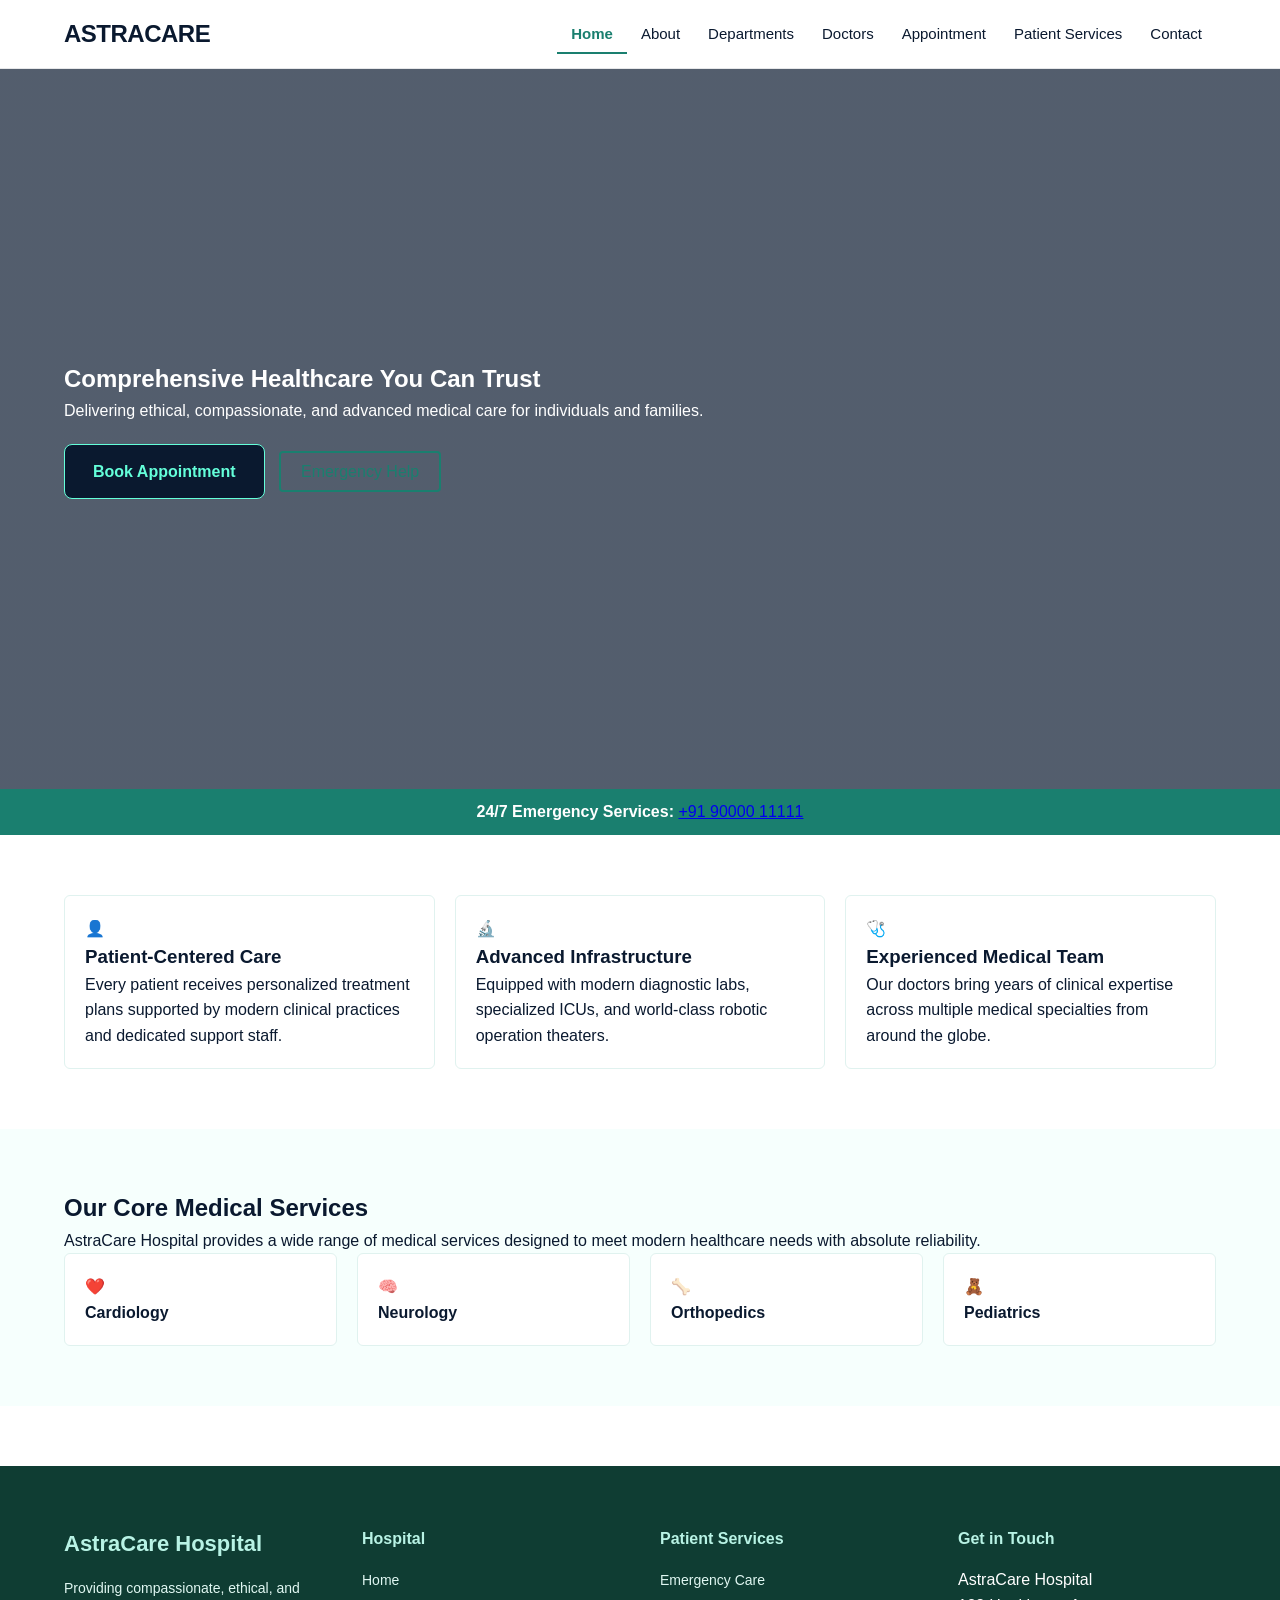
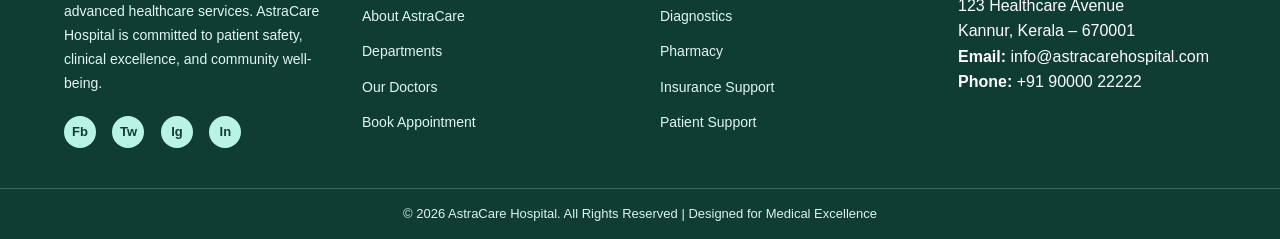
<file: index.html>
<!DOCTYPE html>
<html lang="en">

<head>
    <meta charset="UTF-8">
    <title>AstraCare Hospital | Advanced & Compassionate Healthcare</title>

    <meta name="description"
        content="AstraCare Hospital is a modern healthcare provider offering trusted medical services, experienced doctors, and advanced facilities.">
    <meta name="keywords" content="hospital, healthcare, medical services, doctors, appointment booking">
    <meta name="robots" content="index, follow">
    <link rel="canonical" href="https://yourdomain.github.io/">

    <meta name="viewport" content="width=device-width, initial-scale=1.0">
    <link rel="preconnect" href="https://fonts.googleapis.com">
    <link rel="preconnect" href="https://fonts.gstatic.com" crossorigin>
    <link href="https://fonts.googleapis.com/css2?family=Poppins:wght@300;400;500;600;700&display=swap" rel="stylesheet">

    <link rel="stylesheet" href="css/style.css">
</head>

<body class="premium-theme">

    <header class="header">
        <div class="container header-flex">
            <div class="logo">ASTRA<span>CARE</span></div>
            <nav>
                <ul class="nav-links">
                    <li><a class="active" href="index.html">Home</a></li>
                    <li><a href="about.html">About</a></li>
                    <li><a href="departments.html">Departments</a></li>
                    <li><a href="doctors.html">Doctors</a></li>
                    <li><a href="appointment.html">Appointment</a></li>
                    <li><a href="services.html">Patient Services</a></li>
                    <li><a href="contact.html">Contact</a></li>
                </ul>
            </nav>
        </div>
    </header>

    <main>

        <section class="hero-carousel">
            <div class="carousel-container">
                <div class="slide active" style="background-image: linear-gradient(rgba(10,25,47,0.7), rgba(10,25,47,0.7)), url('https://images.unsplash.com/photo-1519494026892-80bbd2d6fd0d?auto=format&fit=crop&q=80&w=1600');">
                    <div class="container slide-content">
                        <div class="text-wrap">
                            <h1 class="fade-in visible">Comprehensive Healthcare You Can Trust</h1>
                            <p class="fade-in visible">Delivering ethical, compassionate, and advanced medical care for individuals and families.</p>
                            <div class="hero-actions fade-in visible">
                                <a href="appointment.html" class="btn-primary">Book Appointment</a>
                                <a href="contact.html" class="btn-secondary">Emergency Help</a>
                            </div>
                        </div>
                    </div>
                </div>

                <div class="slide" style="background-image: linear-gradient(rgba(10,25,47,0.7), rgba(10,25,47,0.7)), url('https://images.unsplash.com/photo-1581091226825-a6a2a5aee158?auto=format&fit=crop&q=80&w=1600');">
                    <div class="container slide-content">
                        <div class="text-wrap">
                            <h1>Advanced Diagnostic Precision</h1>
                            <p>Leveraging starlight-standard technology for the most accurate medical insights across all departments.</p>
                            <div class="hero-actions">
                                <a href="services.html" class="btn-primary">View Diagnostics</a>
                            </div>
                        </div>
                    </div>
                </div>
            </div>

            <button class="carousel-btn prev" id="prevBtn">❮</button>
            <button class="carousel-btn next" id="nextBtn">❯</button>
        </section>

        <section class="emergency-strip">
            <div class="container">
                <div class="emergency-flex">
                    <span class="pulse-icon"></span>
                    <strong>24/7 Emergency Services:</strong> <a href="tel:+919000011111">+91 90000 11111</a>
                </div>
            </div>
        </section>

        <section class="section">
            <div class="container grid-3">
                <div class="info-box fade-in">
                    <div class="info-icon">👤</div>
                    <h3>Patient-Centered Care</h3>
                    <p>Every patient receives personalized treatment plans supported by modern clinical practices and dedicated support staff.</p>
                </div>
                <div class="info-box fade-in">
                    <div class="info-icon">🔬</div>
                    <h3>Advanced Infrastructure</h3>
                    <p>Equipped with modern diagnostic labs, specialized ICUs, and world-class robotic operation theaters.</p>
                </div>
                <div class="info-box fade-in">
                    <div class="info-icon">🩺</div>
                    <h3>Experienced Medical Team</h3>
                    <p>Our doctors bring years of clinical expertise across multiple medical specialties from around the globe.</p>
                </div>
            </div>
        </section>

        <section class="section bg-light">
            <div class="container">
                <div class="section-title-area">
                    <h2 class="section-title">Our Core Medical Services</h2>
                    <p class="section-desc">
                        AstraCare Hospital provides a wide range of medical services designed to meet modern healthcare needs with absolute reliability.
                    </p>
                </div>

                <div class="grid-4">
                    <div class="service-card fade-in">
                        <div class="service-icon">❤️</div>
                        <h4>Cardiology</h4>
                    </div>
                    <div class="service-card fade-in">
                        <div class="service-icon">🧠</div>
                        <h4>Neurology</h4>
                    </div>
                    <div class="service-card fade-in">
                        <div class="service-icon">🦴</div>
                        <h4>Orthopedics</h4>
                    </div>
                    <div class="service-card fade-in">
                        <div class="service-icon">🧸</div>
                        <h4>Pediatrics</h4>
                    </div>
                </div>
            </div>
        </section>

    </main>

    <footer class="hospital-footer">
        <div class="footer-container">

            <div class="footer-col">
                <h3 class="footer-logo">AstraCare Hospital</h3>
                <p class="footer-desc">
                    Providing compassionate, ethical, and advanced healthcare services.
                    AstraCare Hospital is committed to patient safety, clinical excellence,
                    and community well-being.
                </p>

                <div class="footer-social">
                    <a href="#" aria-label="Facebook">Fb</a>
                    <a href="#" aria-label="Twitter">Tw</a>
                    <a href="#" aria-label="Instagram">Ig</a>
                    <a href="#" aria-label="LinkedIn">In</a>
                </div>
            </div>

            <div class="footer-col">
                <h4>Hospital</h4>
                <ul>
                    <li><a href="index.html">Home</a></li>
                    <li><a href="about.html">About AstraCare</a></li>
                    <li><a href="departments.html">Departments</a></li>
                    <li><a href="doctors.html">Our Doctors</a></li>
                    <li><a href="appointment.html">Book Appointment</a></li>
                </ul>
            </div>

            <div class="footer-col">
                <h4>Patient Services</h4>
                <ul>
                    <li><a href="services.html">Emergency Care</a></li>
                    <li><a href="services.html">Diagnostics</a></li>
                    <li><a href="services.html">Pharmacy</a></li>
                    <li><a href="services.html">Insurance Support</a></li>
                    <li><a href="contact.html">Patient Support</a></li>
                </ul>
            </div>

            <div class="footer-col">
                <h4>Get in Touch</h4>
                <p>
                    AstraCare Hospital<br>
                    123 Healthcare Avenue<br>
                    Kannur, Kerala – 670001
                </p>

                <p><strong>Email:</strong> info@astracarehospital.com</p>
                <p><strong>Phone:</strong> +91 90000 22222</p>
            </div>

        </div>

        <div class="footer-bottom">
            <p>© 2026 AstraCare Hospital. All Rights Reserved | Designed for Medical Excellence</p>
        </div>
    </footer>

    <script src="js/main.js"></script>
</body>

</html>
</file>
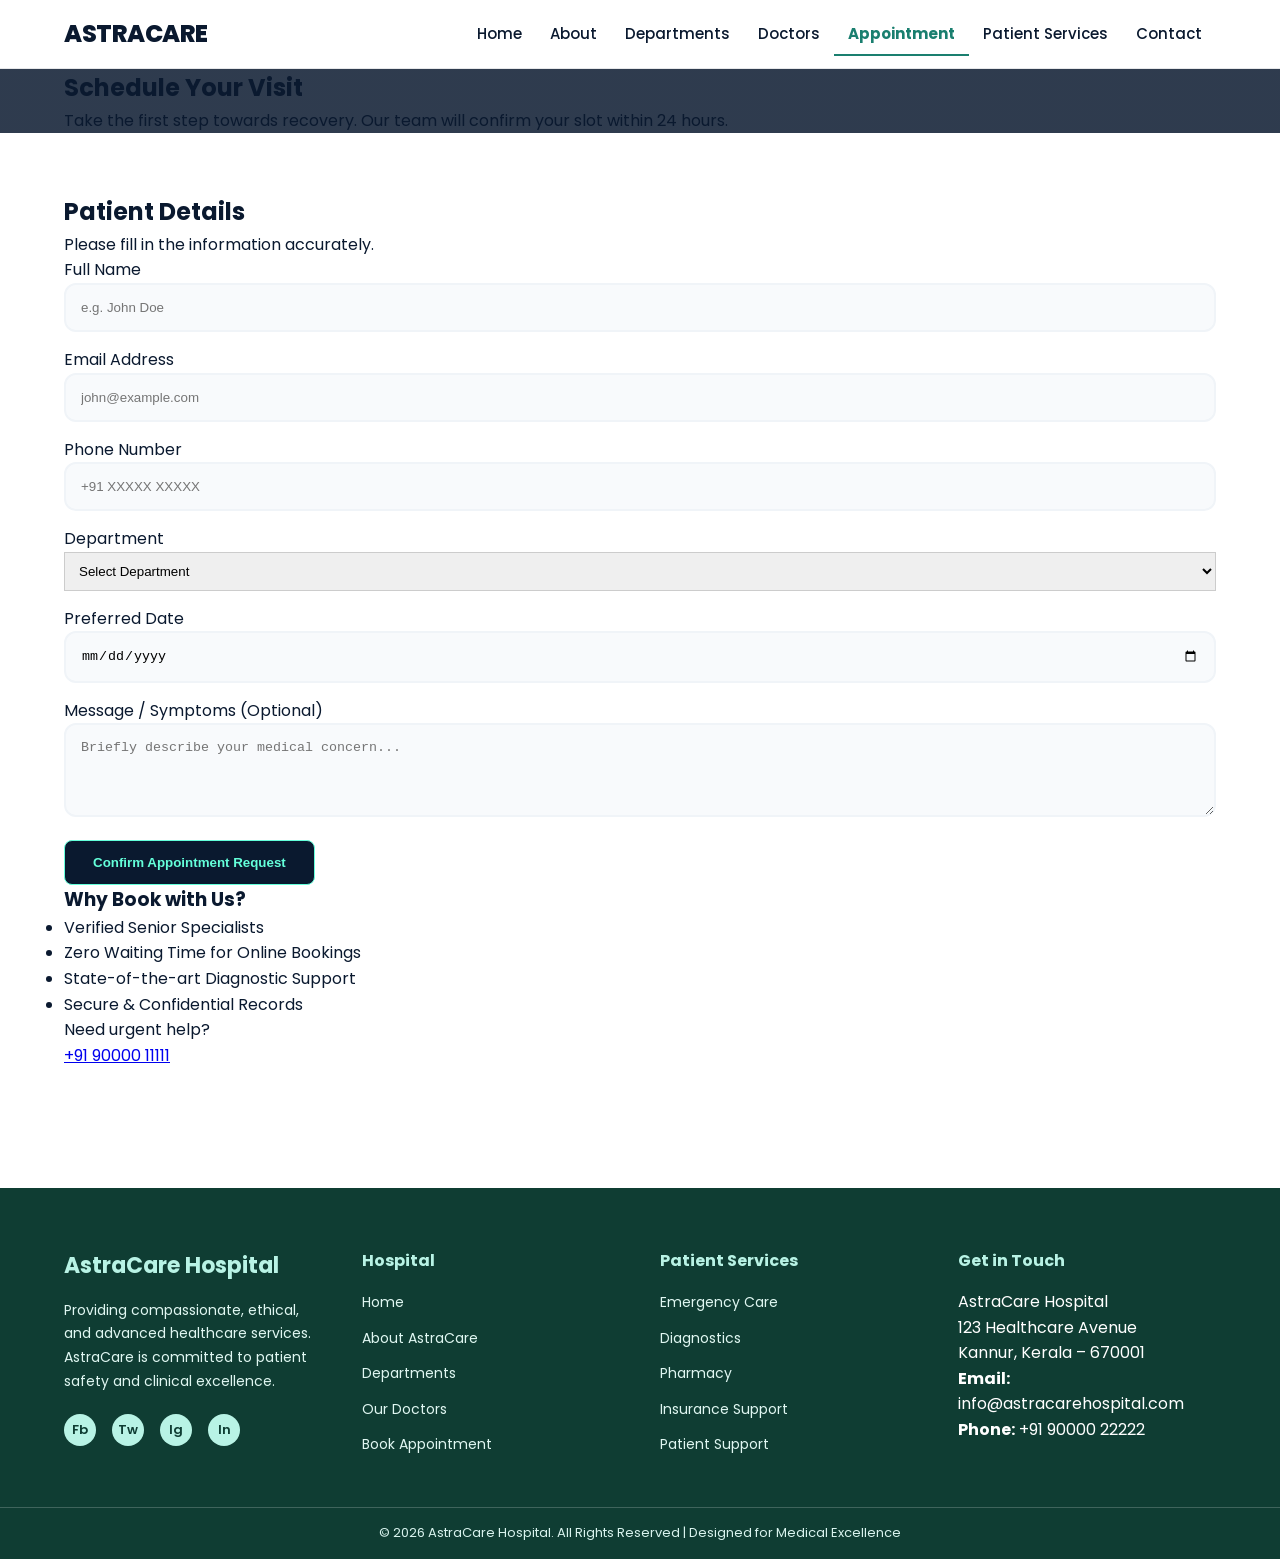
<file: appointment.html>
<!DOCTYPE html>
<html lang="en">

<head>
    <meta charset="UTF-8">
    <title>Book Appointment | AstraCare Hospital</title>
    
    <meta name="description" content="Book an appointment with AstraCare Hospital doctors online. Fast, secure, and reliable healthcare scheduling.">
    <meta name="robots" content="index, follow">
    <link rel="canonical" href="https://yourdomain.github.io/appointment.html">
    
    <meta name="viewport" content="width=device-width, initial-scale=1.0">
    <link rel="preconnect" href="https://fonts.googleapis.com">
    <link rel="preconnect" href="https://fonts.gstatic.com" crossorigin>
    <link href="https://fonts.googleapis.com/css2?family=Poppins:wght@300;400;500;600;700&display=swap" rel="stylesheet">

    <link rel="stylesheet" href="css/style.css">
</head>

<body style="font-family: 'Poppins', sans-serif;">

    <header class="header">
        <div class="container header-flex">
            <div class="logo">ASTRA<span>CARE</span></div>
            <nav>
                <ul class="nav-links">
                    <li><a href="index.html">Home</a></li>
                    <li><a href="about.html">About</a></li>
                    <li><a href="departments.html">Departments</a></li>
                    <li><a href="doctors.html">Doctors</a></li>
                    <li><a class="active" href="appointment.html">Appointment</a></li>
                    <li><a href="services.html">Patient Services</a></li>
                    <li><a href="contact.html">Contact</a></li>
                </ul>
            </nav>
        </div>
    </header>

    <main>
        <section class="page-header" style="background: linear-gradient(rgba(10,25,47,0.85), rgba(10,25,47,0.85)), url('https://images.unsplash.com/photo-1505751172107-573225a964be?auto=format&fit=crop&q=80&w=1600') center/cover;">
            <div class="container text-center">
                <h1 class="fade-in visible">Schedule Your Visit</h1>
                <p class="fade-in visible">Take the first step towards recovery. Our team will confirm your slot within 24 hours.</p>
            </div>
        </section>

        <section class="section">
            <div class="container">
                <div class="appointment-wrapper fade-in">
                    <div class="form-container">
                        <div class="form-header">
                            <h2>Patient Details</h2>
                            <p>Please fill in the information accurately.</p>
                        </div>
                        
                        <form id="appointmentForm" class="form">
                            <div class="form-grid">
                                <label class="form-group">
                                    <span>Full Name</span>
                                    <input type="text" placeholder="e.g. John Doe" required>
                                </label>

                                <label class="form-group">
                                    <span>Email Address</span>
                                    <input type="email" placeholder="john@example.com" required>
                                </label>

                                <label class="form-group">
                                    <span>Phone Number</span>
                                    <input type="tel" placeholder="+91 XXXXX XXXXX" required>
                                </label>

                                <label class="form-group">
                                    <span>Department</span>
                                    <select required>
                                        <option value="">Select Department</option>
                                        <option>Cardiology</option>
                                        <option>Neurology</option>
                                        <option>Orthopedics</option>
                                        <option>Pediatrics</option>
                                    </select>
                                </label>

                                <label class="form-group">
                                    <span>Preferred Date</span>
                                    <input type="date" required>
                                </label>
                            </div>

                            <label class="form-group full-width">
                                <span>Message / Symptoms (Optional)</span>
                                <textarea rows="4" placeholder="Briefly describe your medical concern..."></textarea>
                            </label>

                            <div class="form-footer">
                                <button type="submit" class="btn-primary">Confirm Appointment Request</button>
                                <p id="appointmentMsg" class="form-status"></p>
                            </div>
                        </form>
                    </div>

                    <div class="appointment-info">
                        <h3>Why Book with Us?</h3>
                        <ul class="check-list">
                            <li>Verified Senior Specialists</li>
                            <li>Zero Waiting Time for Online Bookings</li>
                            <li>State-of-the-art Diagnostic Support</li>
                            <li>Secure & Confidential Records</li>
                        </ul>
                        <div class="help-box">
                            <p>Need urgent help?</p>
                            <a href="tel:+919000011111" class="help-link">+91 90000 11111</a>
                        </div>
                    </div>
                </div>
            </div>
        </section>
    </main>

    <footer class="hospital-footer">
        <div class="footer-container">
            <div class="footer-col">
                <h3 class="footer-logo">AstraCare Hospital</h3>
                <p class="footer-desc">
                    Providing compassionate, ethical, and advanced healthcare services. AstraCare is committed to patient safety and clinical excellence.
                </p>
                <div class="footer-social">
                    <a href="#" aria-label="Facebook">Fb</a>
                    <a href="#" aria-label="Twitter">Tw</a>
                    <a href="#" aria-label="Instagram">Ig</a>
                    <a href="#" aria-label="LinkedIn">In</a>
                </div>
            </div>

            <div class="footer-col">
                <h4>Hospital</h4>
                <ul>
                    <li><a href="index.html">Home</a></li>
                    <li><a href="about.html">About AstraCare</a></li>
                    <li><a href="departments.html">Departments</a></li>
                    <li><a href="doctors.html">Our Doctors</a></li>
                    <li><a href="appointment.html">Book Appointment</a></li>
                </ul>
            </div>

            <div class="footer-col">
                <h4>Patient Services</h4>
                <ul>
                    <li><a href="services.html">Emergency Care</a></li>
                    <li><a href="services.html">Diagnostics</a></li>
                    <li><a href="services.html">Pharmacy</a></li>
                    <li><a href="services.html">Insurance Support</a></li>
                    <li><a href="contact.html">Patient Support</a></li>
                </ul>
            </div>

            <div class="footer-col">
                <h4>Get in Touch</h4>
                <p>AstraCare Hospital<br>123 Healthcare Avenue<br>Kannur, Kerala – 670001</p>
                <p><strong>Email:</strong> info@astracarehospital.com</p>
                <p><strong>Phone:</strong> +91 90000 22222</p>
            </div>
        </div>

        <div class="footer-bottom">
            <p>© 2026 AstraCare Hospital. All Rights Reserved | Designed for Medical Excellence</p>
        </div>
    </footer>

    <script src="js/main.js"></script>
</body>

</html>
</file>
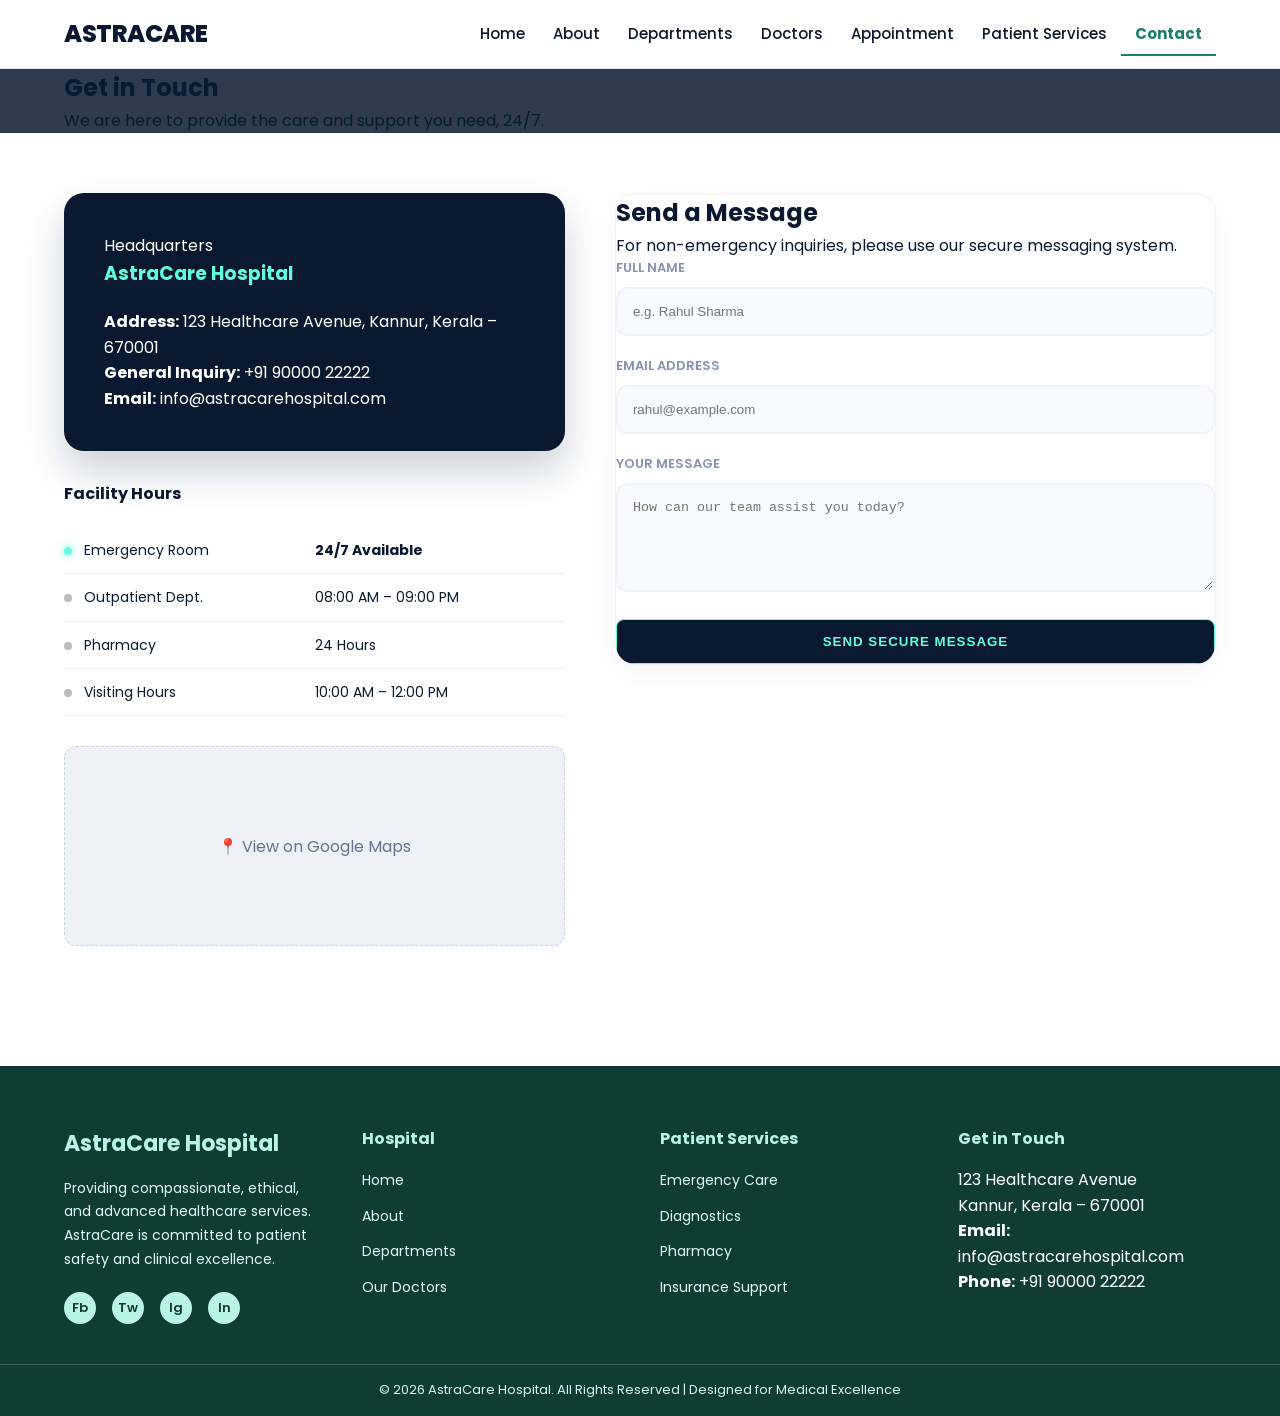
<file: contact.html>
<!DOCTYPE html>
<html lang="en">

<head>
    <meta charset="UTF-8">
    <title>Contact AstraCare Hospital | Premium Healthcare Support</title>
    
    <meta name="description" content="Get in touch with AstraCare Hospital for appointments, medical inquiries, or 24/7 emergency support. Located in Kannur, Kerala.">
    <meta name="robots" content="index, follow">
    <link rel="canonical" href="https://yourdomain.github.io/contact.html">
    
    <meta name="viewport" content="width=device-width, initial-scale=1.0">
    <link rel="preconnect" href="https://fonts.googleapis.com">
    <link rel="preconnect" href="https://fonts.gstatic.com" crossorigin>
    <link href="https://fonts.googleapis.com/css2?family=Poppins:wght@300;400;500;600;700&display=swap" rel="stylesheet">

    <link rel="stylesheet" href="css/style.css">
</head>

<body style="font-family: 'Poppins', sans-serif;">

    <header class="header">
        <div class="container header-flex">
            <div class="logo">ASTRA<span>CARE</span></div>
            <nav>
                <ul class="nav-links">
                    <li><a href="index.html">Home</a></li>
                    <li><a href="about.html">About</a></li>
                    <li><a href="departments.html">Departments</a></li>
                    <li><a href="doctors.html">Doctors</a></li>
                    <li><a href="appointment.html">Appointment</a></li>
                    <li><a href="services.html">Patient Services</a></li>
                    <li><a class="active" href="contact.html">Contact</a></li>
                </ul>
            </nav>
        </div>
    </header>

    <main>
        <section class="page-header" style="background: linear-gradient(rgba(10,25,47,0.85), rgba(10,25,47,0.85)), url('https://images.unsplash.com/photo-1586771107445-d3ca888129ff?auto=format&fit=crop&q=80&w=1600') center/cover;">
            <div class="container text-center">
                <h1 class="fade-in visible">Get in Touch</h1>
                <p class="fade-in visible">We are here to provide the care and support you need, 24/7.</p>
            </div>
        </section>

        <section class="section">
            <div class="container">
                <div class="contact-grid">
                    
                    <div class="contact-info-panel fade-in">
                        <div class="info-card-premium">
                            <span class="small-tag">Headquarters</span>
                            <h3>AstraCare Hospital</h3>
                            <p><strong>Address:</strong> 123 Healthcare Avenue, Kannur, Kerala – 670001</p>
                            <p><strong>General Inquiry:</strong> <a href="tel:+919000022222" style="color: inherit; text-decoration: none;">+91 90000 22222</a></p>
                            <p><strong>Email:</strong> info@astracarehospital.com</p>
                        </div>

                        <div class="hours-box">
                            <h4>Facility Hours</h4>
                            <table class="hours-table">
                                <tr><td><span class="status-dot green"></span> Emergency Room</td><td><strong>24/7 Available</strong></td></tr>
                                <tr><td><span class="status-dot"></span> Outpatient Dept.</td><td>08:00 AM – 09:00 PM</td></tr>
                                <tr><td><span class="status-dot"></span> Pharmacy</td><td>24 Hours</td></tr>
                                <tr><td><span class="status-dot"></span> Visiting Hours</td><td>10:00 AM – 12:00 PM</td></tr>
                            </table>
                        </div>

                        <div class="map-container fade-in">
                            <div class="map-placeholder" style="background: #eef2f7; border: 1px dashed #cbd5e1; height: 200px; display: flex; align-items: center; justify-content: center; border-radius: 12px; color: #64748b;">
                                <p>📍 View on Google Maps</p>
                            </div>
                        </div>
                    </div>

                    <div class="contact-form-panel fade-in">
                        <div class="form-wrapper-premium">
                            <h2>Send a Message</h2>
                            <p>For non-emergency inquiries, please use our secure messaging system.</p>
                            
                            <form id="contactForm" class="form">
                                <div class="form-group">
                                    <label for="name">Full Name</label>
                                    <input type="text" id="name" placeholder="e.g. Rahul Sharma" required>
                                </div>

                                <div class="form-group">
                                    <label for="email">Email Address</label>
                                    <input type="email" id="email" placeholder="rahul@example.com" required>
                                </div>

                                <div class="form-group">
                                    <label for="message">Your Message</label>
                                    <textarea id="message" rows="5" placeholder="How can our team assist you today?" required></textarea>
                                </div>

                                <button type="submit" class="btn-primary btn-full">Send Secure Message</button>
                                <p id="contactMsg" class="form-feedback"></p>
                            </form>
                        </div>
                    </div>

                </div>
            </div>
        </section>
    </main>

    <footer class="hospital-footer">
        <div class="footer-container">
            <div class="footer-col">
                <h3 class="footer-logo">AstraCare Hospital</h3>
                <p class="footer-desc">Providing compassionate, ethical, and advanced healthcare services. AstraCare is committed to patient safety and clinical excellence.</p>
                <div class="footer-social">
                    <a href="#" aria-label="Facebook">Fb</a>
                    <a href="#" aria-label="Twitter">Tw</a>
                    <a href="#" aria-label="Instagram">Ig</a>
                    <a href="#" aria-label="LinkedIn">In</a>
                </div>
            </div>
            
            <div class="footer-col">
                <h4>Hospital</h4>
                <ul>
                    <li><a href="index.html">Home</a></li>
                    <li><a href="about.html">About</a></li>
                    <li><a href="departments.html">Departments</a></li>
                    <li><a href="doctors.html">Our Doctors</a></li>
                </ul>
            </div>

            <div class="footer-col">
                <h4>Patient Services</h4>
                <ul>
                    <li><a href="services.html">Emergency Care</a></li>
                    <li><a href="services.html">Diagnostics</a></li>
                    <li><a href="services.html">Pharmacy</a></li>
                    <li><a href="services.html">Insurance Support</a></li>
                </ul>
            </div>

            <div class="footer-col">
                <h4>Get in Touch</h4>
                <p>123 Healthcare Avenue<br>Kannur, Kerala – 670001</p>
                <p><strong>Email:</strong> info@astracarehospital.com</p>
                <p><strong>Phone:</strong> +91 90000 22222</p>
            </div>
        </div>
        <div class="footer-bottom">
            <p>© 2026 AstraCare Hospital. All Rights Reserved | Designed for Medical Excellence</p>
        </div>
    </footer>

    <script src="js/main.js"></script>
</body>
</html>
</file>
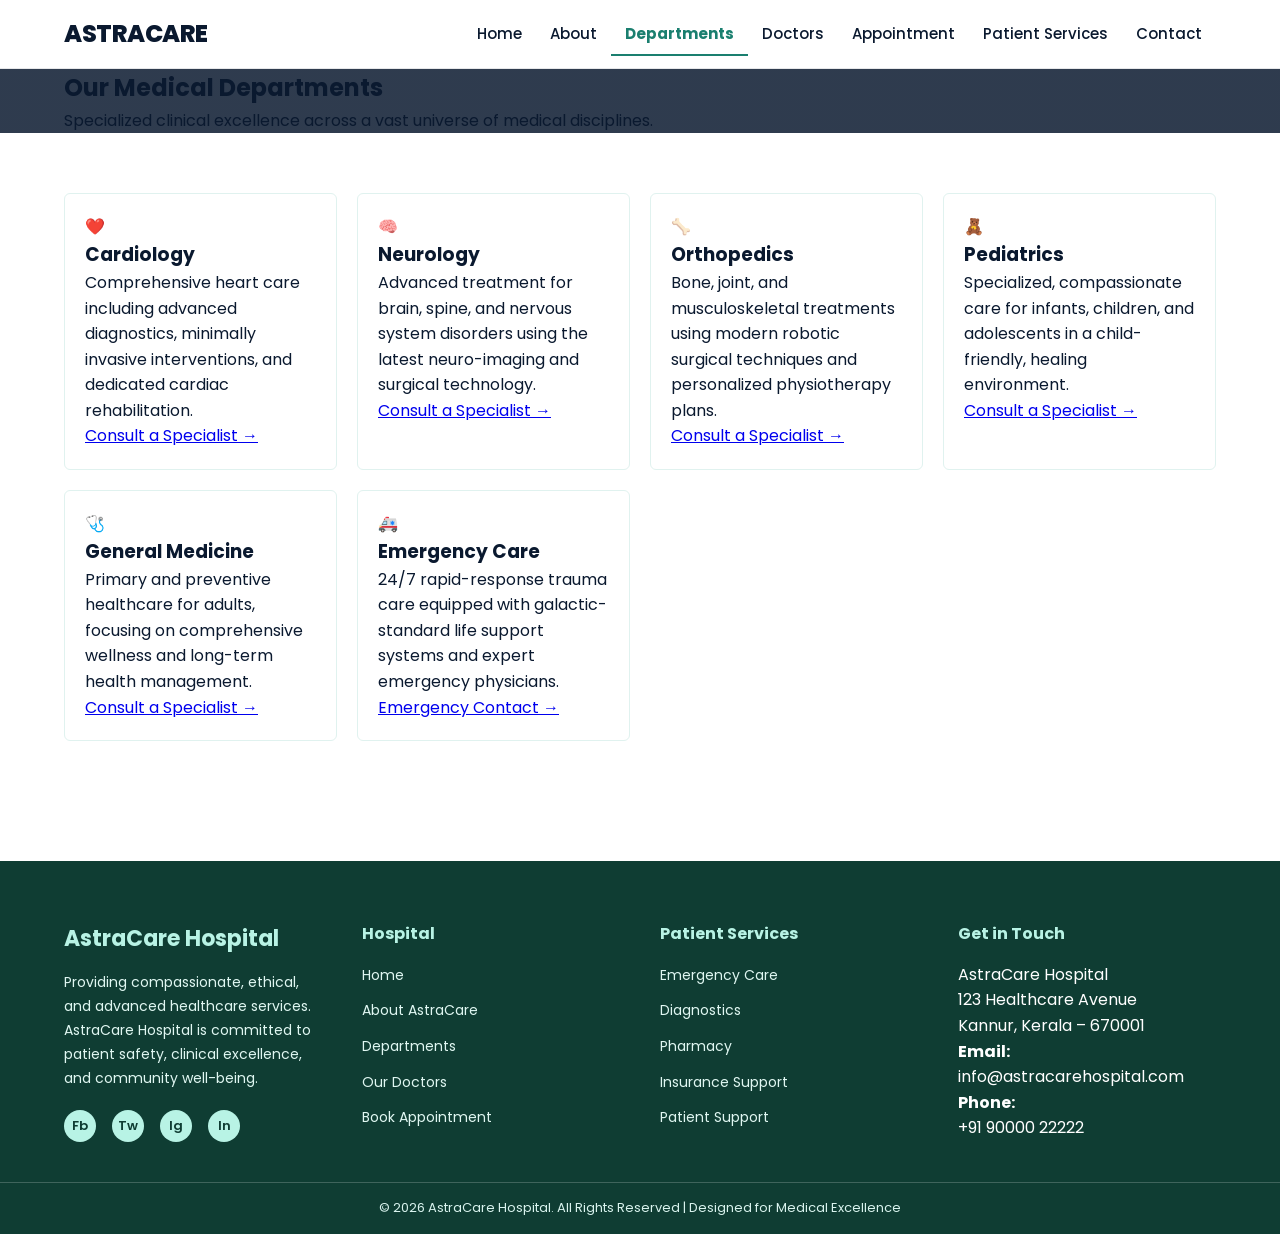
<file: departments.html>
<!DOCTYPE html>
<html lang="en">

<head>
    <meta charset="UTF-8">
    <title>Medical Departments | AstraCare Hospital</title>
    
    <meta name="description"
        content="Explore AstraCare Hospital medical departments including cardiology, neurology, orthopedics, pediatrics, and general medicine.">
    <meta name="robots" content="index, follow">
    <link rel="canonical" href="https://yourdomain.github.io/departments.html">
    
    <meta name="viewport" content="width=device-width, initial-scale=1.0">
    <link rel="preconnect" href="https://fonts.googleapis.com">
    <link rel="preconnect" href="https://fonts.gstatic.com" crossorigin>
    <link href="https://fonts.googleapis.com/css2?family=Poppins:wght@300;400;500;600;700&display=swap" rel="stylesheet">

    <link rel="stylesheet" href="css/style.css">
</head>

<body style="font-family: 'Poppins', sans-serif;">

    <header class="header">
        <div class="container header-flex">
            <div class="logo">ASTRA<span>CARE</span></div>
            <nav>
                <ul class="nav-links">
                    <li><a href="index.html">Home</a></li>
                    <li><a href="about.html">About</a></li>
                    <li><a class="active" href="departments.html">Departments</a></li>
                    <li><a href="doctors.html">Doctors</a></li>
                    <li><a href="appointment.html">Appointment</a></li>
                    <li><a href="services.html">Patient Services</a></li>
                    <li><a href="contact.html">Contact</a></li>
                </ul>
            </nav>
        </div>
    </header>

    <main>
        <section class="page-header" style="background: linear-gradient(rgba(10,25,47,0.85), rgba(10,25,47,0.85)), url('https://images.unsplash.com/photo-1519494026892-80bbd2d6fd0d?auto=format&fit=crop&q=80&w=1600') center/cover;">
            <div class="container text-center">
                <h1 class="fade-in visible">Our Medical Departments</h1>
                <p class="fade-in visible">Specialized clinical excellence across a vast universe of medical disciplines.</p>
            </div>
        </section>

        <section class="section">
            <div class="container">
                <div class="grid-3">
                    <div class="department-card fade-in">
                        <div class="dept-icon">❤️</div>
                        <h3>Cardiology</h3>
                        <p>Comprehensive heart care including advanced diagnostics, minimally invasive interventions, and dedicated cardiac rehabilitation.</p>
                        <a href="appointment.html" class="link-text">Consult a Specialist →</a>
                    </div>

                    <div class="department-card fade-in">
                        <div class="dept-icon">🧠</div>
                        <h3>Neurology</h3>
                        <p>Advanced treatment for brain, spine, and nervous system disorders using the latest neuro-imaging and surgical technology.</p>
                        <a href="appointment.html" class="link-text">Consult a Specialist →</a>
                    </div>

                    <div class="department-card fade-in">
                        <div class="dept-icon">🦴</div>
                        <h3>Orthopedics</h3>
                        <p>Bone, joint, and musculoskeletal treatments using modern robotic surgical techniques and personalized physiotherapy plans.</p>
                        <a href="appointment.html" class="link-text">Consult a Specialist →</a>
                    </div>

                    <div class="department-card fade-in">
                        <div class="dept-icon">🧸</div>
                        <h3>Pediatrics</h3>
                        <p>Specialized, compassionate care for infants, children, and adolescents in a child-friendly, healing environment.</p>
                        <a href="appointment.html" class="link-text">Consult a Specialist →</a>
                    </div>

                    <div class="department-card fade-in">
                        <div class="dept-icon">🩺</div>
                        <h3>General Medicine</h3>
                        <p>Primary and preventive healthcare for adults, focusing on comprehensive wellness and long-term health management.</p>
                        <a href="appointment.html" class="link-text">Consult a Specialist →</a>
                    </div>

                    <div class="department-card fade-in">
                        <div class="dept-icon">🚑</div>
                        <h3>Emergency Care</h3>
                        <p>24/7 rapid-response trauma care equipped with galactic-standard life support systems and expert emergency physicians.</p>
                        <a href="contact.html" class="link-text">Emergency Contact →</a>
                    </div>
                </div>
            </div>
        </section>
    </main>

    <footer class="hospital-footer">
        <div class="footer-container">

            <div class="footer-col">
                <h3 class="footer-logo">AstraCare Hospital</h3>
                <p class="footer-desc">
                    Providing compassionate, ethical, and advanced healthcare services.
                    AstraCare Hospital is committed to patient safety, clinical excellence,
                    and community well-being.
                </p>

                <div class="footer-social">
                    <a href="#" aria-label="Facebook">Fb</a>
                    <a href="#" aria-label="Twitter">Tw</a>
                    <a href="#" aria-label="Instagram">Ig</a>
                    <a href="#" aria-label="LinkedIn">In</a>
                </div>
            </div>

            <div class="footer-col">
                <h4>Hospital</h4>
                <ul>
                    <li><a href="index.html">Home</a></li>
                    <li><a href="about.html">About AstraCare</a></li>
                    <li><a href="departments.html">Departments</a></li>
                    <li><a href="doctors.html">Our Doctors</a></li>
                    <li><a href="appointment.html">Book Appointment</a></li>
                </ul>
            </div>

            <div class="footer-col">
                <h4>Patient Services</h4>
                <ul>
                    <li><a href="services.html">Emergency Care</a></li>
                    <li><a href="services.html">Diagnostics</a></li>
                    <li><a href="services.html">Pharmacy</a></li>
                    <li><a href="services.html">Insurance Support</a></li>
                    <li><a href="contact.html">Patient Support</a></li>
                </ul>
            </div>

            <div class="footer-col">
                <h4>Get in Touch</h4>
                <p>
                    AstraCare Hospital<br>
                    123 Healthcare Avenue<br>
                    Kannur, Kerala – 670001
                </p>

                <p>
                    <strong>Email:</strong><br>
                    info@astracarehospital.com
                </p>

                <p>
                    <strong>Phone:</strong><br>
                    +91 90000 22222
                </p>
            </div>

        </div>

        <div class="footer-bottom">
            <p>
                © 2026 AstraCare Hospital. All Rights Reserved |
                Designed for Medical Excellence
            </p>
        </div>
    </footer>

    <script src="js/main.js"></script>
</body>

</html>
</file>
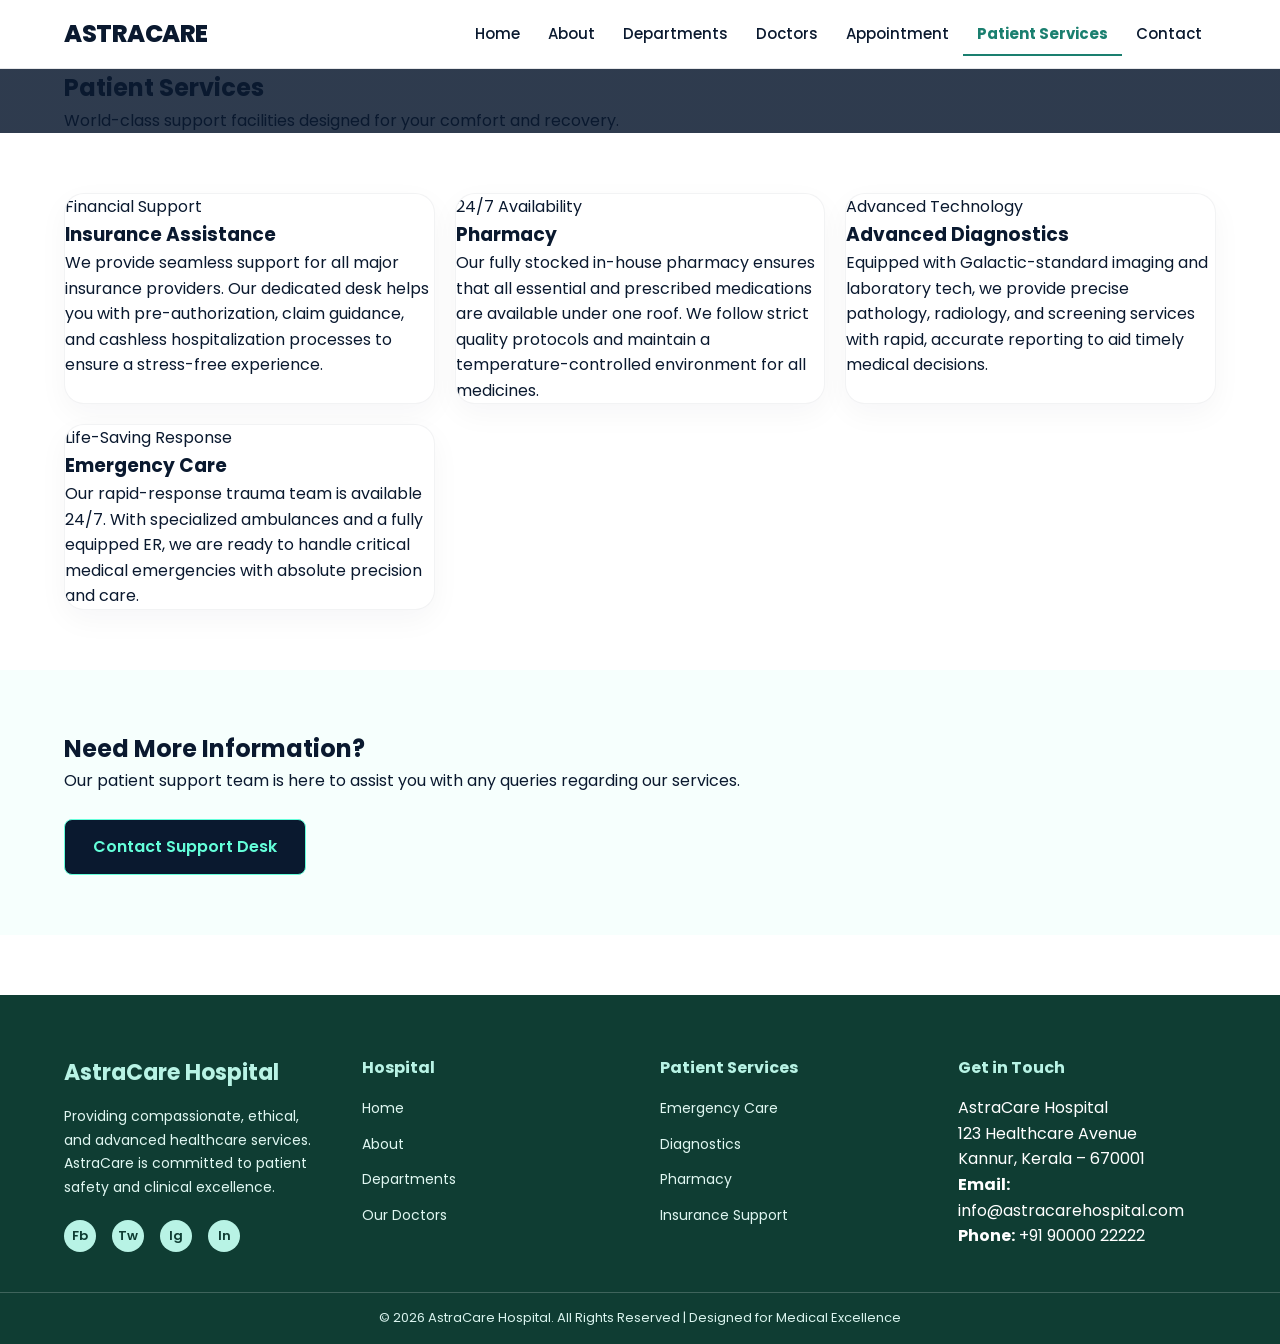
<file: services.html>
<!DOCTYPE html>
<html lang="en">

<head>
    <meta charset="UTF-8">
    <title>Patient Services | AstraCare Hospital</title>
    
    <meta name="description"
        content="Explore AstraCare Hospital's patient services including insurance support, diagnostics, pharmacy, and 24/7 emergency care.">
    <meta name="robots" content="index, follow">
    <link rel="canonical" href="https://yourdomain.github.io/services.html">
    
    <meta name="viewport" content="width=device-width, initial-scale=1.0">
    <link rel="preconnect" href="https://fonts.googleapis.com">
    <link rel="preconnect" href="https://fonts.gstatic.com" crossorigin>
    <link href="https://fonts.googleapis.com/css2?family=Poppins:wght@300;400;500;600;700&display=swap" rel="stylesheet">

    <link rel="stylesheet" href="css/style.css">
</head>

<body style="font-family: 'Poppins', sans-serif;">

    <header class="header">
        <div class="container header-flex">
            <div class="logo">ASTRA<span>CARE</span></div>
            <nav>
                <ul class="nav-links">
                    <li><a href="index.html">Home</a></li>
                    <li><a href="about.html">About</a></li>
                    <li><a href="departments.html">Departments</a></li>
                    <li><a href="doctors.html">Doctors</a></li>
                    <li><a href="appointment.html">Appointment</a></li>
                    <li><a class="active" href="services.html">Patient Services</a></li>
                    <li><a href="contact.html">Contact</a></li>
                </ul>
            </nav>
        </div>
    </header>

    <main>
        <section class="page-header" style="background: linear-gradient(rgba(10,25,47,0.85), rgba(10,25,47,0.85)), url('https://images.unsplash.com/photo-1516549655169-df83a0774514?auto=format&fit=crop&q=80&w=1600') center/cover;">
            <div class="container text-center">
                <h1 class="fade-in visible">Patient Services</h1>
                <p class="fade-in visible">World-class support facilities designed for your comfort and recovery.</p>
            </div>
        </section>

        <section class="section">
            <div class="container">
                <div class="grid-2">
                    <div class="service-detail-card fade-in">
                        <div class="service-img" style="background-image: url('https://images.unsplash.com/photo-1450101499163-c8848c66ca85?auto=format&fit=crop&q=80&w=600');"></div>
                        <div class="service-text">
                            <span class="service-tag">Financial Support</span>
                            <h3>Insurance Assistance</h3>
                            <p>We provide seamless support for all major insurance providers. Our dedicated desk helps you with pre-authorization, claim guidance, and cashless hospitalization processes to ensure a stress-free experience.</p>
                        </div>
                    </div>

                    <div class="service-detail-card fade-in">
                        <div class="service-img" style="background-image: url('https://images.unsplash.com/photo-1586015555751-63bb77f4322a?auto=format&fit=crop&q=80&w=600');"></div>
                        <div class="service-text">
                            <span class="service-tag">24/7 Availability</span>
                            <h3>Pharmacy</h3>
                            <p>Our fully stocked in-house pharmacy ensures that all essential and prescribed medications are available under one roof. We follow strict quality protocols and maintain a temperature-controlled environment for all medicines.</p>
                        </div>
                    </div>

                    <div class="service-detail-card fade-in">
                        <div class="service-img" style="background-image: url('https://images.unsplash.com/photo-1579152276506-44439679bb5c?auto=format&fit=crop&q=80&w=600');"></div>
                        <div class="service-text">
                            <span class="service-tag">Advanced Technology</span>
                            <h3>Advanced Diagnostics</h3>
                            <p>Equipped with Galactic-standard imaging and laboratory tech, we provide precise pathology, radiology, and screening services with rapid, accurate reporting to aid timely medical decisions.</p>
                        </div>
                    </div>

                    <div class="service-detail-card fade-in">
                        <div class="service-img" style="background-image: url('https://images.unsplash.com/photo-1587350859744-18ef5aa6ba03?auto=format&fit=crop&q=80&w=600');"></div>
                        <div class="service-text">
                            <span class="service-tag">Life-Saving Response</span>
                            <h3>Emergency Care</h3>
                            <p>Our rapid-response trauma team is available 24/7. With specialized ambulances and a fully equipped ER, we are ready to handle critical medical emergencies with absolute precision and care.</p>
                        </div>
                    </div>
                </div>
            </div>
        </section>

        <section class="section bg-light text-center">
            <div class="container">
                <div class="fade-in">
                    <h2>Need More Information?</h2>
                    <p style="margin-bottom: 25px;">Our patient support team is here to assist you with any queries regarding our services.</p>
                    <a href="contact.html" class="btn-primary">Contact Support Desk</a>
                </div>
            </div>
        </section>
    </main>

    <footer class="hospital-footer">
        <div class="footer-container">
            <div class="footer-col">
                <h3 class="footer-logo">AstraCare Hospital</h3>
                <p class="footer-desc">
                    Providing compassionate, ethical, and advanced healthcare services. AstraCare is committed to patient safety and clinical excellence.
                </p>
                <div class="footer-social">
                    <a href="#" aria-label="Facebook">Fb</a>
                    <a href="#" aria-label="Twitter">Tw</a>
                    <a href="#" aria-label="Instagram">Ig</a>
                    <a href="#" aria-label="LinkedIn">In</a>
                </div>
            </div>

            <div class="footer-col">
                <h4>Hospital</h4>
                <ul>
                    <li><a href="index.html">Home</a></li>
                    <li><a href="about.html">About</a></li>
                    <li><a href="departments.html">Departments</a></li>
                    <li><a href="doctors.html">Our Doctors</a></li>
                </ul>
            </div>

            <div class="footer-col">
                <h4>Patient Services</h4>
                <ul>
                    <li><a href="services.html">Emergency Care</a></li>
                    <li><a href="services.html">Diagnostics</a></li>
                    <li><a href="services.html">Pharmacy</a></li>
                    <li><a href="services.html">Insurance Support</a></li>
                </ul>
            </div>

            <div class="footer-col">
                <h4>Get in Touch</h4>
                <p>AstraCare Hospital<br>123 Healthcare Avenue<br>Kannur, Kerala – 670001</p>
                <p><strong>Email:</strong> info@astracarehospital.com</p>
                <p><strong>Phone:</strong> +91 90000 22222</p>
            </div>
        </div>
        <div class="footer-bottom">
            <p>© 2026 AstraCare Hospital. All Rights Reserved | Designed for Medical Excellence</p>
        </div>
    </footer>

    <script src="js/main.js"></script>
</body>

</html>
</file>
<file: css/style.css>
* {
  margin: 0;
  padding: 0;
  box-sizing: border-box;
}

body {
  font-family: "Segoe UI", Arial, sans-serif;
  color: #2b2b2b;
  background: #ffffff;
  line-height: 1.6;
}

.container {
  width: 90%;
  max-width: 1200px;
  margin: auto;
}

.header {
  background: #ffffff;
  border-bottom: 2px solid #e0f2ef;
  position: sticky;
  top: 0;
  z-index: 1000;
}

.header-flex {
  display: flex;
  justify-content: space-between;
  align-items: center;
  padding: 15px 0;
}

.logo {
  font-size: 22px;
  font-weight: 700;
  color: #1a7f6f;
}

.nav-links {
  list-style: none;
  display: flex;
}

.nav-links li a {
  text-decoration: none;
  color: #2b2b2b;
  padding: 10px 14px;
}

.nav-links li a.active {
  color: #1a7f6f;
  border-bottom: 2px solid #1a7f6f;
}

.hero {
  background: #eaf7f4;
  padding: 80px 0;
  text-align: center;
}

.hero h1 {
  font-size: 36px;
  color: #1a7f6f;
}

.hero-actions {
  margin-top: 20px;
}

.btn-primary {
  background: #1a7f6f;
  color: #ffffff;
  padding: 12px 22px;
  text-decoration: none;
  border-radius: 4px;
  margin-right: 10px;
}

.btn-secondary {
  border: 2px solid #1a7f6f;
  color: #1a7f6f;
  padding: 10px 20px;
  text-decoration: none;
  border-radius: 4px;
}

.emergency-strip {
  background: #1a7f6f;
  color: #ffffff;
  text-align: center;
  padding: 10px 0;
}

.section {
  padding: 60px 0;
}

.bg-light {
  background: #f6fffd;
}

.grid-2, .grid-3, .grid-4 {
  display: grid;
  gap: 20px;
}

.grid-2 { grid-template-columns: repeat(auto-fit, minmax(280px, 1fr)); }
.grid-3 { grid-template-columns: repeat(auto-fit, minmax(240px, 1fr)); }
.grid-4 { grid-template-columns: repeat(auto-fit, minmax(200px, 1fr)); }

.info-box, .service-card, .department-card, .doctor-card, .service-detail {
  background: #ffffff;
  padding: 20px;
  border-radius: 6px;
  border: 1px solid #e0f2ef;
}

.form label {
  display: block;
  margin-bottom: 15px;
}

.form input, .form select, .form textarea {
  width: 100%;
  padding: 10px;
  border: 1px solid #ccc;
}

.map-placeholder {
  margin-top: 30px;
  height: 220px;
  background: #e0e0e0;
  display: flex;
  align-items: center;
  justify-content: center;
}

.footer {
  background: #eaf7f4;
  padding: 20px 0;
  text-align: center;
}


/* ===============================
   HOSPITAL FOOTER
================================ */

.hospital-footer {
  background: #0f3d33; /* Deep medical green */
  color: #ffffff;
  margin-top: 60px;
}

.footer-container {
  width: 90%;
  max-width: 1200px;
  margin: auto;
  padding: 60px 0 40px;
  display: grid;
  grid-template-columns: repeat(auto-fit, minmax(220px, 1fr));
  gap: 40px;
}

.footer-col h3,
.footer-col h4 {
  color: #b8f3e5;
  margin-bottom: 15px;
}

.footer-logo {
  font-size: 22px;
  font-weight: 700;
}

.footer-desc {
  font-size: 14px;
  line-height: 1.7;
  color: #e0f7f2;
}

.footer-col ul {
  list-style: none;
}

.footer-col ul li {
  margin-bottom: 10px;
}

.footer-col ul li a {
  color: #e0f7f2;
  text-decoration: none;
  font-size: 14px;
}

.footer-col ul li a:hover {
  text-decoration: underline;
}

.footer-social {
  margin-top: 20px;
}

.footer-social a {
  display: inline-block;
  margin-right: 12px;
  color: #0f3d33;
  background: #b8f3e5;
  width: 32px;
  height: 32px;
  text-align: center;
  line-height: 32px;
  border-radius: 50%;
  font-size: 13px;
  font-weight: 600;
  text-decoration: none;
}

.footer-social a:hover {
  background: #ffffff;
}

.footer-bottom {
  border-top: 1px solid rgba(255,255,255,0.2);
  text-align: center;
  padding: 15px 0;
  font-size: 13px;
  color: #d9f3ee;
}

/* Responsive */
@media (max-width: 768px) {
  .footer-container {
    text-align: center;
  }

  .footer-social {
    justify-content: center;
  }
}


/* ===============================
   BUTTON INTERACTIONS
================================ */

.btn-primary,
.btn-secondary {
  transition: 
    background-color 0.3s ease,
    color 0.3s ease,
    transform 0.2s ease,
    box-shadow 0.2s ease;
  cursor: pointer;
}

/* Primary Button Hover */
.btn-primary:hover {
  background-color: #14665a;
  transform: translateY(-2px);
  box-shadow: 0 6px 18px rgba(26, 127, 111, 0.25);
}

/* Primary Button Active */
.btn-primary:active {
  transform: translateY(0);
  box-shadow: 0 3px 10px rgba(26, 127, 111, 0.2);
}

/* Secondary Button Hover */
.btn-secondary:hover {
  background-color: #1a7f6f;
  color: #ffffff;
}

/* Keyboard Accessibility */
.btn-primary:focus,
.btn-secondary:focus {
  outline: 3px solid rgba(26, 127, 111, 0.4);
  outline-offset: 2px;
}


/* ===============================
   CARD INTERACTIONS
================================ */

.info-box,
.service-card,
.department-card,
.doctor-card,
.service-detail {
  transition: 
    transform 0.3s ease,
    box-shadow 0.3s ease,
    border-color 0.3s ease;
}

.info-box:hover,
.service-card:hover,
.department-card:hover,
.doctor-card:hover,
.service-detail:hover {
  transform: translateY(-6px);
  box-shadow: 0 12px 30px rgba(0, 0, 0, 0.08);
  border-color: #1a7f6f;
}


/* ===============================
   NAV LINK INTERACTION
================================ */

.nav-links li a {
  position: relative;
  transition: color 0.3s ease;
}

.nav-links li a::after {
  content: "";
  position: absolute;
  left: 0;
  bottom: -4px;
  width: 0;
  height: 2px;
  background-color: #1a7f6f;
  transition: width 0.3s ease;
}

.nav-links li a:hover::after {
  width: 100%;
}

/* ===============================
   SCROLL ANIMATION
================================ */

.fade-in {
  opacity: 0;
  transform: translateY(30px);
  transition: opacity 0.8s ease, transform 0.8s ease;
}

.fade-in.visible {
  opacity: 1;
  transform: translateY(0);
}


/* ===============================
   FORM INTERACTIONS
================================ */

.form input,
.form select,
.form textarea {
  transition: border-color 0.3s ease, box-shadow 0.3s ease;
}

.form input:focus,
.form select:focus,
.form textarea:focus {
  border-color: #1a7f6f;
  box-shadow: 0 0 0 3px rgba(26, 127, 111, 0.15);
  outline: none;
}

.footer-col ul li a {
  transition: color 0.3s ease, padding-left 0.3s ease;
}

.footer-col ul li a:hover {
  color: #ffffff;
  padding-left: 6px;
}

:root {
  --astra-navy: #0a192f;        /* Deep Space */
  --astra-teal: #64ffda;        /* Starlight Teal */
  --astra-slate: #8892b0;       /* Nebula Gray */
  --astra-white: #e6f1ff;       /* Pure Starlight */
  --astra-glass: rgba(255, 255, 255, 0.05);
  --emergency-red: #ff4d4d;
}

* {
  margin: 0;
  padding: 0;
  box-sizing: border-box;
}

body {
  font-family: 'Inter', "Segoe UI", sans-serif;
  color: var(--astra-navy);
  background: #ffffff;
  line-height: 1.6;
  overflow-x: hidden;
}

/* Premium Header */
.header {
  background: rgba(255, 255, 255, 0.95);
  backdrop-filter: blur(10px);
  border-bottom: 1px solid rgba(10, 25, 47, 0.1);
  position: sticky;
  top: 0;
  z-index: 1000;
  transition: all 0.3s ease;
}

.logo {
  font-size: 24px;
  font-weight: 800;
  letter-spacing: -0.5px;
  color: var(--astra-navy);
  text-transform: uppercase;
}

.nav-links li a {
  font-weight: 500;
  font-size: 15px;
  color: var(--astra-navy);
  transition: color 0.3s ease;
}

.nav-links li a.active {
  color: #1a7f6f;
  font-weight: 700;
}

/* Premium Contact Grid */
.contact-grid {
  display: grid;
  grid-template-columns: 1fr 1.2fr;
  gap: 50px;
  align-items: start;
}

.info-card-premium {
  background: var(--astra-navy);
  color: white;
  padding: 40px;
  border-radius: 20px;
  box-shadow: 0 20px 40px rgba(10, 25, 47, 0.2);
  margin-bottom: 30px;
}

.info-card-premium h3 { color: var(--astra-teal); margin-bottom: 20px; }

.hours-table {
  width: 100%;
  border-collapse: collapse;
  margin: 20px 0;
}

.hours-table td {
  padding: 12px 0;
  border-bottom: 1px solid #eee;
  font-size: 14px;
}

/* Premium Form Styling */
.form-wrapper {
  background: #ffffff;
  padding: 40px;
  border-radius: 20px;
  border: 1px solid #eef2f6;
  box-shadow: 0 10px 30px rgba(0,0,0,0.03);
}

.form-group { margin-bottom: 20px; }

.form-group label {
  display: block;
  font-size: 13px;
  font-weight: 600;
  text-transform: uppercase;
  margin-bottom: 8px;
  color: var(--astra-slate);
}

.form input, .form textarea {
  width: 100%;
  padding: 15px;
  border: 2px solid #f0f4f8;
  border-radius: 12px;
  background: #f8fafc;
  transition: all 0.3s ease;
}

.form input:focus {
  border-color: var(--astra-navy);
  background: #fff;
  outline: none;
}

.btn-full { width: 100%; font-weight: 700; text-transform: uppercase; letter-spacing: 1px; }

/* Existing Animations refined */
.fade-in {
  opacity: 0;
  transform: translateY(20px);
  transition: all 0.8s cubic-bezier(0.2, 1, 0.3, 1);
}

.fade-in.visible {
  opacity: 1;
  transform: translateY(0);
}

@media (max-width: 992px) {
  .contact-grid { grid-template-columns: 1fr; }
}

/* Add this to style.css to prevent the crash */
.hero-carousel {
    position: relative;
    height: 80vh; /* Define a set height */
    overflow: hidden;
}

.carousel-container {
    height: 100%;
}

.slide {
    position: absolute;
    top: 0;
    left: 0;
    width: 100%;
    height: 100%;
    opacity: 0; /* Hide inactive slides */
    transition: opacity 0.8s ease-in-out;
    display: flex;
    align-items: center;
    background-size: cover;
    background-position: center;
    z-index: 1;
}

.slide.active {
    opacity: 1;
    z-index: 2; /* Bring active slide to front */
}

.slide-content {
    color: white;
    z-index: 3;
}


/* Premium Glassmorphism Cards */
.doctor-card, .service-detail-card, .form-wrapper-premium {
    background: #ffffff;
    border-radius: 20px;
    border: 1px solid rgba(10, 25, 47, 0.05);
    box-shadow: 0 10px 30px rgba(10, 25, 47, 0.04);
    transition: all 0.4s cubic-bezier(0.175, 0.885, 0.32, 1.275);
    overflow: hidden;
}

.doctor-card:hover {
    transform: translateY(-10px);
    box-shadow: 0 20px 40px rgba(10, 25, 47, 0.1);
    border-color: var(--astra-teal);
}

/* Updated Button to Match Astra Theme */
.btn-primary {
    background: var(--astra-navy);
    color: var(--astra-teal);
    border: 1px solid var(--astra-teal);
    padding: 14px 28px;
    font-weight: 600;
    border-radius: 8px;
    display: inline-block;
    transition: all 0.3s ease;
}

.btn-primary:hover {
    background: var(--astra-teal);
    color: var(--astra-navy);
    box-shadow: 0 0 20px rgba(100, 255, 218, 0.4);
}

/* Status Dots for Contact Page */
.status-dot {
    height: 8px;
    width: 8px;
    background-color: #bbb;
    border-radius: 50%;
    display: inline-block;
    margin-right: 8px;
}
.status-dot.green { background-color: var(--astra-teal); box-shadow: 0 0 8px var(--astra-teal); }
</file>
